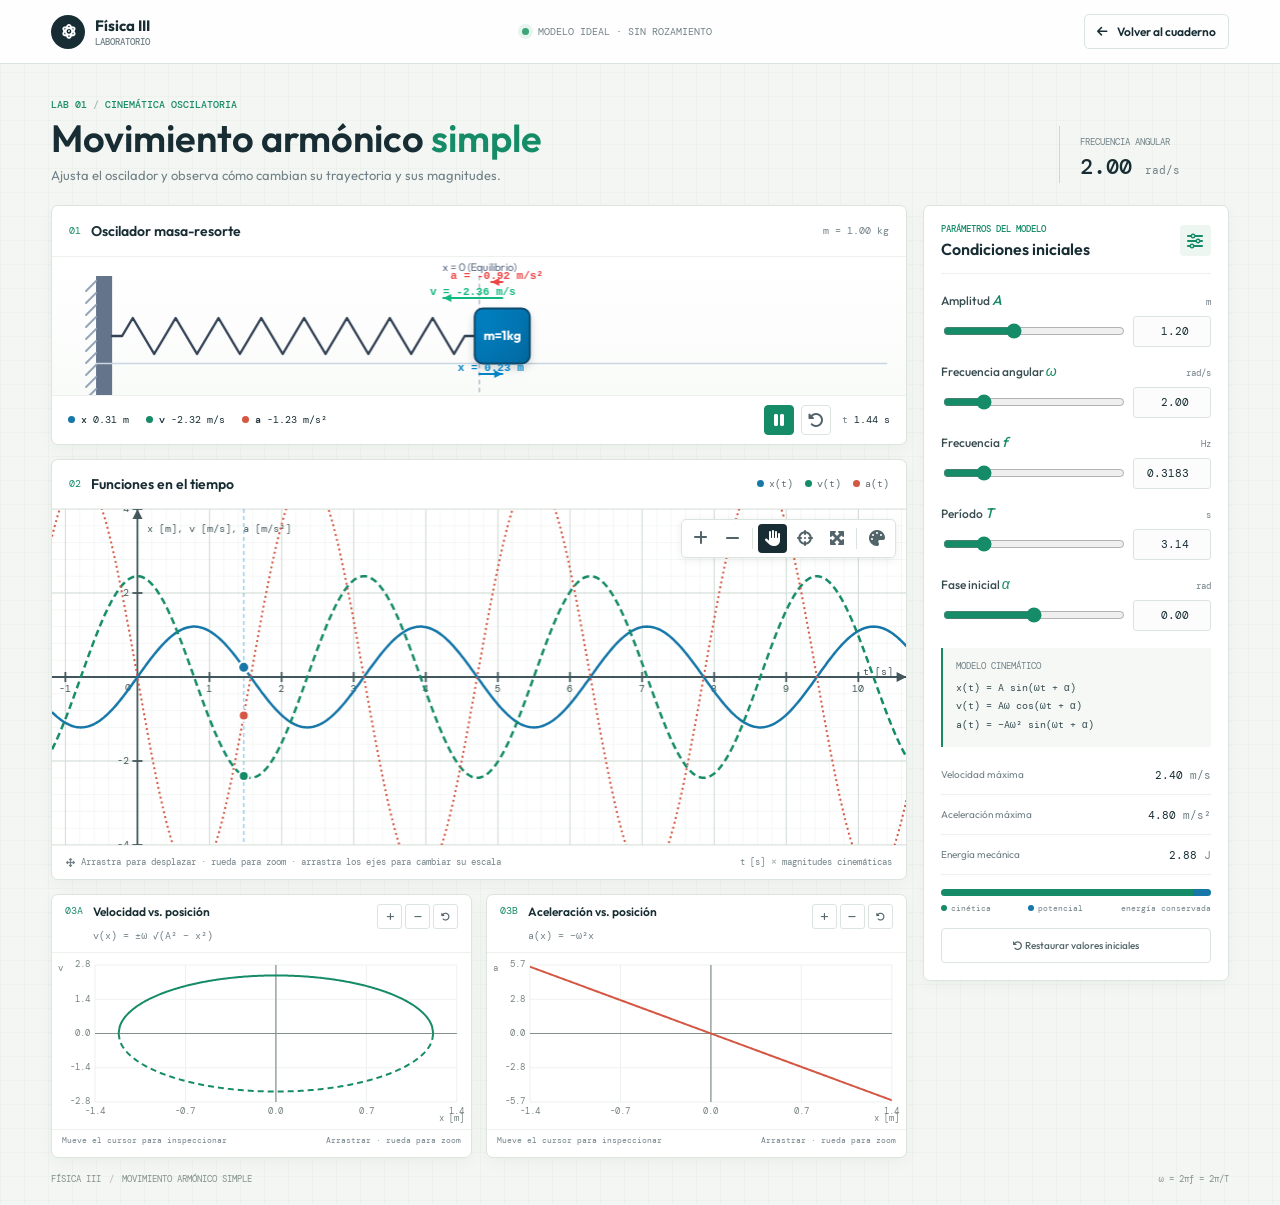
<file: laboratorio.html>
<!DOCTYPE html>
<html lang="es">
<head>
  <meta charset="UTF-8">
  <meta name="viewport" content="width=device-width, initial-scale=1.0">
  <meta name="theme-color" content="#f3f6f2">
  <meta name="description" content="Laboratorio interactivo para explorar el movimiento armónico simple y sus gráficas.">
  <title>Laboratorio M.A.S. | Física III</title>
  <link rel="manifest" href="manifest.json">
  <link rel="preconnect" href="https://fonts.googleapis.com">
  <link rel="preconnect" href="https://fonts.gstatic.com" crossorigin>
  <link href="https://fonts.googleapis.com/css2?family=DM+Mono:wght@400;500&family=Outfit:wght@400;500;600;700;800&display=swap" rel="stylesheet">
  <link rel="stylesheet" href="https://cdnjs.cloudflare.com/ajax/libs/font-awesome/6.5.1/css/all.min.css">
  <link rel="stylesheet" href="css/laboratorio.css">
</head>
<body>
  <header class="lab-nav">
    <a class="lab-brand" href="index.html" aria-label="Volver al cuaderno de Física III">
      <span class="brand-mark"><i class="fas fa-atom"></i></span>
      <span>Física III <small>LABORATORIO</small></span>
    </a>
    <div class="nav-meta"><span class="live-dot"></span> MODELO IDEAL · SIN ROZAMIENTO</div>
    <a class="return-link" href="index.html"><i class="fas fa-arrow-left"></i><span>Volver al cuaderno</span></a>
  </header>

  <main class="lab-layout">
    <section class="lab-heading" aria-labelledby="pageTitle">
      <div>
        <p class="eyebrow">LAB 01 <span>/</span> CINEMÁTICA OSCILATORIA</p>
        <h1 id="pageTitle">Movimiento armónico <em>simple</em></h1>
        <p class="intro">Ajusta el oscilador y observa cómo cambian su trayectoria y sus magnitudes.</p>
      </div>
      <div class="status-readout"><span>FRECUENCIA ANGULAR</span><strong id="readoutOmega">2.00 <small>rad/s</small></strong></div>
    </section>

    <div class="workspace">
      <section class="visual-column" aria-label="Simulación y gráficas">
        <section class="instrument-panel motion-panel">
          <div class="panel-heading">
            <div><span class="section-index">01</span><h2>Oscilador masa-resorte</h2></div>
            <span class="panel-note">m = 1.00 kg</span>
          </div>
          <canvas id="masCanvas" class="spring-canvas" aria-label="Animación del sistema masa-resorte"></canvas>
          <div class="motion-footer">
            <div class="motion-values">
              <span><i class="value-dot dot-x"></i><b>x</b><output id="currentX">0.00 m</output></span>
              <span><i class="value-dot dot-v"></i><b>v</b><output id="currentV">0.00 m/s</output></span>
              <span><i class="value-dot dot-a"></i><b>a</b><output id="currentA">0.00 m/s²</output></span>
            </div>
            <div class="transport-controls">
              <button id="playToggle" class="icon-action primary-action" type="button" aria-label="Pausar simulación" title="Pausar simulación"><i class="fas fa-pause"></i></button>
              <button id="resetTime" class="icon-action" type="button" aria-label="Reiniciar tiempo" title="Reiniciar tiempo"><i class="fas fa-rotate-left"></i></button>
              <span class="time-readout">t <output id="currentTime">0.00 s</output></span>
            </div>
          </div>
        </section>

        <section class="instrument-panel graph-panel">
          <div class="panel-heading graph-heading">
            <div><span class="section-index">02</span><h2>Funciones en el tiempo</h2></div>
            <div class="curve-legend" aria-label="Curvas visibles">
              <span><i class="value-dot dot-x"></i>x(t)</span><span><i class="value-dot dot-v"></i>v(t)</span><span><i class="value-dot dot-a"></i>a(t)</span>
            </div>
          </div>
          <div class="plot-wrap">
            <div class="plot-toolbar" aria-label="Herramientas de gráfica">
              <button id="toolZoomIn" class="plot-tool" type="button" title="Acercar" aria-label="Acercar"><i class="fas fa-plus"></i></button>
              <button id="toolZoomOut" class="plot-tool" type="button" title="Alejar" aria-label="Alejar"><i class="fas fa-minus"></i></button>
              <span class="toolbar-divider"></span>
              <button id="toolPan" class="plot-tool active" type="button" title="Arrastrar plano" aria-label="Arrastrar plano"><i class="fas fa-hand"></i></button>
              <button id="toolInspect" class="plot-tool" type="button" title="Inspeccionar coordenadas" aria-label="Inspeccionar coordenadas"><i class="fas fa-crosshairs"></i></button>
              <button id="toolReset" class="plot-tool" type="button" title="Restablecer vista" aria-label="Restablecer vista"><i class="fas fa-expand-arrows-alt"></i></button>
              <span class="toolbar-divider"></span>
              <button id="toolPalette" class="plot-tool" type="button" title="Estilo de curvas" aria-label="Abrir estilos de curvas"><i class="fas fa-palette"></i></button>
            </div>
            <div id="paletteModal" class="style-popover" aria-label="Estilo de curvas">
              <div class="popover-heading"><strong>Estilo de curvas</strong><button id="closePalette" class="close-popover" type="button" aria-label="Cerrar estilos"><i class="fas fa-xmark"></i></button></div>
              <div class="curve-style-row" data-curve="x"><label><input id="showX" type="checkbox" checked><span class="curve-name">x(t)</span></label><input id="colorX" type="color" value="#1677a8" aria-label="Color de elongación"><input id="widthX" type="range" min="1" max="5" step="0.5" value="2.5" aria-label="Grosor de elongación"><input id="opacityX" type="range" min="0.2" max="1" step="0.1" value="1" aria-label="Opacidad de elongación"><select id="dashX" aria-label="Trazo de elongación"><option value="solid">Sólida</option><option value="dashed">Guiones</option><option value="dotted">Puntos</option></select></div>
              <div class="curve-style-row" data-curve="v"><label><input id="showV" type="checkbox" checked><span class="curve-name">v(t)</span></label><input id="colorV" type="color" value="#168b68" aria-label="Color de velocidad"><input id="widthV" type="range" min="1" max="5" step="0.5" value="2.5" aria-label="Grosor de velocidad"><input id="opacityV" type="range" min="0.2" max="1" step="0.1" value="1" aria-label="Opacidad de velocidad"><select id="dashV" aria-label="Trazo de velocidad"><option value="solid">Sólida</option><option value="dashed" selected>Guiones</option><option value="dotted">Puntos</option></select></div>
              <div class="curve-style-row" data-curve="a"><label><input id="showA" type="checkbox" checked><span class="curve-name">a(t)</span></label><input id="colorA" type="color" value="#d45743" aria-label="Color de aceleración"><input id="widthA" type="range" min="1" max="5" step="0.5" value="2" aria-label="Grosor de aceleración"><input id="opacityA" type="range" min="0.2" max="1" step="0.1" value="1" aria-label="Opacidad de aceleración"><select id="dashA" aria-label="Trazo de aceleración"><option value="solid">Sólida</option><option value="dashed">Guiones</option><option value="dotted" selected>Puntos</option></select></div>
              <h3 class="vector-style-heading">Vectores del oscilador</h3>
              <div class="vector-style-row"><span>x</span><input id="vectorColorX" type="color" value="#0284c7" aria-label="Color del vector de elongación"><input id="vectorWidthX" type="range" min="1" max="5" step="0.5" value="2.2" aria-label="Grosor del vector de elongación"><input id="vectorOpacityX" type="range" min="0.2" max="1" step="0.1" value="1" aria-label="Opacidad del vector de elongación"><select id="vectorDashX" aria-label="Trazo del vector de elongación"><option value="solid">Sólida</option><option value="dashed">Guiones</option><option value="dotted">Puntos</option></select></div>
              <div class="vector-style-row"><span>v</span><input id="vectorColorV" type="color" value="#10b981" aria-label="Color del vector de velocidad"><input id="vectorWidthV" type="range" min="1" max="5" step="0.5" value="2.2" aria-label="Grosor del vector de velocidad"><input id="vectorOpacityV" type="range" min="0.2" max="1" step="0.1" value="1" aria-label="Opacidad del vector de velocidad"><select id="vectorDashV" aria-label="Trazo del vector de velocidad"><option value="solid">Sólida</option><option value="dashed">Guiones</option><option value="dotted">Puntos</option></select></div>
              <div class="vector-style-row"><span>a</span><input id="vectorColorA" type="color" value="#ef4444" aria-label="Color del vector de aceleración"><input id="vectorWidthA" type="range" min="1" max="5" step="0.5" value="2.2" aria-label="Grosor del vector de aceleración"><input id="vectorOpacityA" type="range" min="0.2" max="1" step="0.1" value="1" aria-label="Opacidad del vector de aceleración"><select id="vectorDashA" aria-label="Trazo del vector de aceleración"><option value="solid">Sólida</option><option value="dashed">Guiones</option><option value="dotted">Puntos</option></select></div>
              <p class="popover-hint">Color · grosor · opacidad · trazo</p>
            </div>
            <div id="geoTooltip" class="plot-tooltip"></div>
            <canvas id="geoCanvas" class="plot-canvas" aria-label="Gráfica interactiva de elongación, velocidad y aceleración en función del tiempo"></canvas>
          </div>
          <div class="graph-caption"><span><i class="fas fa-arrows-alt"></i> Arrastra para desplazar · rueda para zoom · arrastra los ejes para cambiar su escala</span><span>t [s] <b>×</b> magnitudes cinemáticas</span></div>
        </section>

        <section class="relations-grid" aria-label="Relaciones entre posición, velocidad y aceleración">
          <article class="relation-panel">
            <div class="relation-title"><span class="section-index">03A</span><div><h2>Velocidad vs. posición</h2><code>v(x) = ±ω √(A² − x²)</code></div>
              <div class="relation-tools" aria-label="Herramientas de velocidad respecto a posición">
                <button id="velocityZoomIn" type="button" title="Acercar" aria-label="Acercar gráfica de velocidad"><i class="fas fa-plus"></i></button>
                <button id="velocityZoomOut" type="button" title="Alejar" aria-label="Alejar gráfica de velocidad"><i class="fas fa-minus"></i></button>
                <button id="velocityReset" type="button" title="Restablecer vista" aria-label="Restablecer gráfica de velocidad"><i class="fas fa-rotate-left"></i></button>
              </div>
            </div>
            <canvas id="velocityPositionCanvas" class="relation-canvas" aria-label="Gráfica interactiva de velocidad según posición; arrastra para desplazar y usa la rueda para acercar"></canvas>
            <div class="relation-footer"><output id="velocityPositionReadout">Mueve el cursor para inspeccionar</output><span>Arrastrar · rueda para zoom</span></div>
          </article>
          <article class="relation-panel">
            <div class="relation-title"><span class="section-index">03B</span><div><h2>Aceleración vs. posición</h2><code>a(x) = −ω²x</code></div>
              <div class="relation-tools" aria-label="Herramientas de aceleración respecto a posición">
                <button id="accelerationZoomIn" type="button" title="Acercar" aria-label="Acercar gráfica de aceleración"><i class="fas fa-plus"></i></button>
                <button id="accelerationZoomOut" type="button" title="Alejar" aria-label="Alejar gráfica de aceleración"><i class="fas fa-minus"></i></button>
                <button id="accelerationReset" type="button" title="Restablecer vista" aria-label="Restablecer gráfica de aceleración"><i class="fas fa-rotate-left"></i></button>
              </div>
            </div>
            <canvas id="accelerationPositionCanvas" class="relation-canvas" aria-label="Gráfica interactiva de aceleración según posición; arrastra para desplazar y usa la rueda para acercar"></canvas>
            <div class="relation-footer"><output id="accelerationPositionReadout">Mueve el cursor para inspeccionar</output><span>Arrastrar · rueda para zoom</span></div>
          </article>
        </section>
      </section>

      <aside class="control-panel" aria-label="Parámetros del oscilador">
        <div class="control-head"><div><p class="eyebrow">PARÁMETROS DEL MODELO</p><h2>Condiciones iniciales</h2></div><span class="tune-mark"><i class="fas fa-sliders"></i></span></div>
        <div class="parameter-list">
          <div class="parameter" data-param="amplitude">
            <div class="parameter-label"><label for="amplitudeNumber">Amplitud <i>A</i></label><span class="unit">m</span></div>
            <div class="parameter-inputs"><input id="amplitudeRange" type="range" min="0.1" max="3" step="0.01" value="1.2" aria-label="Amplitud"><input id="amplitudeNumber" class="number-input" type="number" min="0.1" max="3" step="0.01" value="1.20"></div>
          </div>
          <div class="parameter" data-param="omega">
            <div class="parameter-label"><label for="omegaNumber">Frecuencia angular <i>ω</i></label><span class="unit">rad/s</span></div>
            <div class="parameter-inputs"><input id="omegaRange" type="range" min="0.5" max="8" step="0.01" value="2" aria-label="Frecuencia angular"><input id="omegaNumber" class="number-input" type="number" min="0.5" max="8" step="0.01" value="2.00"></div>
          </div>
          <div class="parameter" data-param="frequency">
            <div class="parameter-label"><label for="frequencyNumber">Frecuencia <i>f</i></label><span class="unit">Hz</span></div>
            <div class="parameter-inputs"><input id="frequencyRange" type="range" min="0.0796" max="1.2732" step="any" value="0.3183" aria-label="Frecuencia"><input id="frequencyNumber" class="number-input" type="number" min="0.0796" max="1.2732" step="0.001" value="0.3183"></div>
          </div>
          <div class="parameter" data-param="period">
            <div class="parameter-label"><label for="periodNumber">Período <i>T</i></label><span class="unit">s</span></div>
            <div class="parameter-inputs"><input id="periodRange" type="range" min="0.7854" max="12.5664" step="any" value="3.1416" aria-label="Período"><input id="periodNumber" class="number-input" type="number" min="0.7854" max="12.5664" step="0.01" value="3.14"></div>
          </div>
          <div class="parameter phase-parameter" data-param="phase">
            <div class="parameter-label"><label for="phaseNumber">Fase inicial <i>α</i></label><span class="unit">rad</span></div>
            <div class="parameter-inputs"><input id="phaseRange" type="range" min="-3.14" max="3.14" step="0.01" value="0" aria-label="Fase inicial"><input id="phaseNumber" class="number-input" type="number" min="-3.14" max="3.14" step="0.01" value="0.00"></div>
          </div>
        </div>

        <div class="equation-block"><span class="equation-label">MODELO CINEMÁTICO</span><p>x(t) = A sin(ωt + α)</p><p>v(t) = Aω cos(ωt + α)</p><p>a(t) = −Aω² sin(ωt + α)</p></div>

        <div class="derived-values">
          <div><span>Velocidad máxima</span><strong id="maxVelocity">2.40 <small>m/s</small></strong></div>
          <div><span>Aceleración máxima</span><strong id="maxAcceleration">4.80 <small>m/s²</small></strong></div>
          <div><span>Energía mecánica</span><strong id="totalEnergy">2.88 <small>J</small></strong></div>
        </div>
        <div class="energy-strip" aria-label="Distribución de energía"><span id="kineticEnergyFill"></span><span id="potentialEnergyFill"></span></div>
        <p class="energy-note"><span><i class="value-dot dot-v"></i> cinética</span><span><i class="value-dot dot-x"></i> potencial</span><span>energía conservada</span></p>
        <button id="resetParameters" class="reset-parameters" type="button"><i class="fas fa-arrow-rotate-left"></i> Restaurar valores iniciales</button>
      </aside>
    </div>
    <footer class="lab-footer"><span>FÍSICA III <i>/</i> MOVIMIENTO ARMÓNICO SIMPLE</span><span>ω = 2πf = 2π/T</span></footer>
  </main>

  <script src="js/geogebra-plane.js"></script>
  <script src="js/mas-simulator.js"></script>
  <script src="js/laboratorio.js"></script>
</body>
</html>
</file>
<file: css/laboratorio.css>
:root {
  color-scheme: light;
  --ink: #172d33;
  --muted: #718187;
  --line: #dce4df;
  --paper: #f3f6f2;
  --surface: #ffffff;
  --green: #168b68;
  --blue: #1677a8;
  --coral: #d45743;
  --font-display: 'Outfit', sans-serif;
  --font-mono: 'DM Mono', monospace;
}

*, *::before, *::after { box-sizing: border-box; }
html { min-height: 100%; background: var(--paper); }
body {
  min-height: 100vh;
  margin: 0;
  color: var(--ink);
  background-color: var(--paper);
  background-image: linear-gradient(rgba(40, 80, 65, 0.025) 1px, transparent 1px), linear-gradient(90deg, rgba(40, 80, 65, 0.025) 1px, transparent 1px);
  background-size: 24px 24px;
  font-family: var(--font-display);
  -webkit-font-smoothing: antialiased;
}

button, input, select { font: inherit; }
button, a, input, select { -webkit-tap-highlight-color: transparent; }
.lab-nav { height: 64px; padding: 0 clamp(18px, 4vw, 64px); display: flex; align-items: center; justify-content: space-between; gap: 20px; background: rgba(255,255,255,.91); border-bottom: 1px solid var(--line); }
.lab-brand { display: flex; align-items: center; gap: 10px; color: var(--ink); text-decoration: none; font-size: 15px; font-weight: 700; }
.brand-mark { width: 34px; aspect-ratio: 1; display: grid; place-items: center; color: #fff; background: var(--ink); border-radius: 50%; font-size: 15px; }
.lab-brand small { display: block; margin-top: 1px; color: var(--muted); font: 500 9px var(--font-mono); letter-spacing: 0; }
.nav-meta { display: flex; align-items: center; gap: 9px; color: var(--muted); font: 10px var(--font-mono); letter-spacing: 0; }
.live-dot { width: 7px; height: 7px; background: #3aa579; border-radius: 50%; box-shadow: 0 0 0 4px rgba(58,165,121,.12); }
.return-link { display: inline-flex; align-items: center; gap: 9px; padding: 9px 12px; color: var(--ink); border: 1px solid var(--line); border-radius: 5px; text-decoration: none; font-size: 12px; font-weight: 600; transition: background .18s, border-color .18s; }
.return-link:hover { background: #f1f6f2; border-color: #a9beb4; }
.lab-layout { width: min(1440px, 100%); margin: 0 auto; padding: 34px clamp(18px, 4vw, 64px) 20px; }
.lab-heading { display: flex; justify-content: space-between; align-items: end; gap: 24px; margin-bottom: 22px; animation: enter .45s ease-out both; }
.eyebrow { margin: 0 0 8px; color: var(--green); font: 500 10px var(--font-mono); letter-spacing: 0; }
.eyebrow span { color: #a8b6b0; }
h1, h2, p { margin-top: 0; }
.lab-heading h1 { margin: 0; font-size: clamp(27px, 3vw, 38px); line-height: 1.05; font-weight: 600; }
.lab-heading h1 em { color: var(--green); font-style: normal; }
.intro { margin: 8px 0 0; color: var(--muted); font-size: 13px; }
.status-readout { min-width: 170px; padding: 10px 0 2px 20px; border-left: 1px solid #cbd7d0; }
.status-readout > span, .equation-label { display: block; color: var(--muted); font: 9px var(--font-mono); letter-spacing: 0; }
.status-readout strong { display: block; margin-top: 4px; font: 500 22px var(--font-mono); }
.status-readout small, .derived-values small { color: var(--muted); font-size: 11px; font-weight: 400; }
.workspace { display: grid; grid-template-columns: minmax(0, 1fr) 306px; align-items: start; gap: 16px; }
.visual-column { min-width: 0; display: grid; gap: 14px; }
.instrument-panel, .control-panel, .relation-panel { background: var(--surface); border: 1px solid var(--line); border-radius: 7px; box-shadow: 0 5px 16px rgba(27, 55, 43, .035); }
.instrument-panel { overflow: hidden; }
.panel-heading { min-height: 51px; padding: 0 17px; display: flex; align-items: center; justify-content: space-between; gap: 14px; border-bottom: 1px solid #edf1ee; }
.panel-heading > div:first-child, .relation-title { display: flex; align-items: center; gap: 10px; }
.section-index { color: var(--green); font: 10px var(--font-mono); white-space: nowrap; }
.panel-heading h2, .relation-title h2 { margin: 0; font-size: 14px; font-weight: 600; }
.panel-note { color: var(--muted); font: 10px var(--font-mono); }
.spring-canvas { display: block; width: 100%; height: 138px; background: linear-gradient(180deg, #fff 0%, #f9fbf9 100%); }
.motion-footer { min-height: 49px; padding: 8px 16px; display: flex; align-items: center; justify-content: space-between; gap: 16px; border-top: 1px solid #edf1ee; }
.motion-values, .transport-controls { display: flex; align-items: center; gap: 17px; }
.motion-values > span { display: flex; align-items: center; gap: 6px; color: var(--muted); font: 10px var(--font-mono); white-space: nowrap; }
.motion-values b { color: var(--ink); font-weight: 500; }
.motion-values output { color: var(--ink); }
.value-dot { width: 7px; height: 7px; flex: 0 0 auto; display: inline-block; border-radius: 50%; }
.dot-x { background: var(--blue); }.dot-v { background: var(--green); }.dot-a { background: var(--coral); }
.transport-controls { gap: 7px; }
.icon-action, .plot-tool, .close-popover { width: 30px; height: 30px; display: inline-grid; place-items: center; color: #52646a; background: #fff; border: 1px solid var(--line); border-radius: 4px; cursor: pointer; }
.icon-action:hover, .plot-tool:hover, .close-popover:hover { color: var(--green); border-color: #92b6a5; }
.primary-action { color: #fff; background: var(--green); border-color: var(--green); }
.primary-action:hover { color: #fff; background: #117553; }
.time-readout { margin-left: 4px; color: var(--muted); font: 10px var(--font-mono); white-space: nowrap; }
.time-readout output { color: var(--ink); }
.graph-heading { min-height: 49px; }
.curve-legend { display: flex; gap: 12px; color: #607177; font: 10px var(--font-mono); }
.curve-legend span { display: flex; align-items: center; gap: 5px; }
.plot-wrap { position: relative; height: 336px; }
.plot-canvas { width: 100%; height: 100%; display: block; touch-action: none; }
.plot-toolbar { position: absolute; z-index: 4; top: 10px; right: 10px; display: flex; gap: 3px; padding: 4px; background: rgba(255,255,255,.95); border: 1px solid var(--line); border-radius: 5px; box-shadow: 0 2px 8px rgba(20,45,34,.08); }
.plot-tool { width: 29px; height: 29px; border-color: transparent; }
.plot-tool.active { color: #fff; background: var(--ink); }
.toolbar-divider { width: 1px; margin: 4px 2px; background: var(--line); }
.graph-caption { min-height: 34px; padding: 8px 14px; display: flex; justify-content: space-between; gap: 12px; color: var(--muted); border-top: 1px solid #edf1ee; font: 9px var(--font-mono); }
.graph-caption span { display: flex; align-items: center; gap: 6px; }
.graph-caption b { color: #b6c1bc; }
.plot-tooltip { position: absolute; z-index: 3; display: none; pointer-events: none; padding: 8px 10px; color: white; background: rgba(23,45,51,.94); border-radius: 4px; font: 10px/1.7 var(--font-mono); transform: translate(-50%, -115%); }
.style-popover { position: absolute; z-index: 6; top: 52px; right: 10px; width: min(380px, calc(100% - 20px)); max-height: min(78vh, 490px); overflow-y: auto; display: none; padding: 12px; background: #fff; border: 1px solid var(--line); border-radius: 6px; box-shadow: 0 12px 30px rgba(24,47,38,.16); }
.style-popover.open { display: block; animation: enter .15s ease-out both; }
.popover-heading { display: flex; justify-content: space-between; align-items: center; margin-bottom: 8px; font-size: 12px; }
.close-popover { width: 25px; height: 25px; }
.curve-style-row { display: grid; grid-template-columns: 58px 28px minmax(40px,1fr) minmax(40px,1fr) 72px; align-items: center; gap: 7px; min-height: 36px; border-top: 1px solid #edf1ee; }
.curve-style-row label { display: flex; align-items: center; gap: 5px; color: var(--ink); font: 10px var(--font-mono); }
.curve-style-row input[type="color"] { width: 25px; height: 23px; padding: 2px; border: 1px solid var(--line); border-radius: 3px; background: #fff; }
.curve-style-row input[type="range"] { width: 100%; accent-color: var(--green); }
.curve-style-row select { min-width: 0; padding: 4px 2px; color: #52646a; background: white; border: 1px solid var(--line); border-radius: 3px; font-size: 9px; }
.vector-style-heading { margin: 11px 0 3px; padding-top: 9px; color: #52646a; border-top: 1px solid #edf1ee; font-size: 10px; font-weight: 600; }
.vector-style-row { display: grid; grid-template-columns: 58px 28px minmax(40px,1fr) minmax(40px,1fr) 72px; align-items: center; gap: 7px; min-height: 36px; border-top: 1px solid #edf1ee; }
.vector-style-row > span { color: var(--ink); font: 10px var(--font-mono); }
.vector-style-row input[type="color"] { width: 25px; height: 23px; padding: 2px; border: 1px solid var(--line); border-radius: 3px; background: #fff; }
.vector-style-row input[type="range"] { width: 100%; accent-color: var(--green); }
.vector-style-row select { min-width: 0; padding: 4px 2px; color: #52646a; background: white; border: 1px solid var(--line); border-radius: 3px; font-size: 9px; }
.popover-hint { margin: 6px 0 0; color: var(--muted); font: 9px var(--font-mono); }
.relations-grid { display: grid; grid-template-columns: repeat(2, minmax(0,1fr)); gap: 14px; }
.relation-panel { min-width: 0; overflow: hidden; }
.relation-title { min-height: 58px; padding: 9px 13px; align-items: flex-start; border-bottom: 1px solid #edf1ee; }
.relation-title h2 { margin: 0 0 4px; font-size: 12px; }
.relation-title code { color: var(--muted); font: 10px var(--font-mono); }
.relation-tools { display: flex; gap: 3px; margin-left: auto; }
.relation-tools button { width: 25px; height: 25px; display: grid; place-items: center; flex: 0 0 auto; color: #52646a; background: #fff; border: 1px solid var(--line); border-radius: 3px; cursor: pointer; font-size: 9px; }
.relation-tools button:hover { color: var(--green); border-color: #92b6a5; }
.relation-canvas { display: block; width: 100%; height: 176px; cursor: grab; touch-action: none; }
.relation-canvas:active { cursor: grabbing; }
.relation-footer { min-height: 28px; padding: 5px 10px; display: flex; justify-content: space-between; gap: 8px; color: var(--muted); border-top: 1px solid #edf1ee; font: 8px var(--font-mono); }
.relation-footer output { overflow: hidden; text-overflow: ellipsis; white-space: nowrap; }
.relation-footer span { flex: 0 0 auto; }
.control-panel { padding: 17px; position: sticky; top: 16px; animation: enter .5s .08s ease-out both; }
.control-head { display: flex; justify-content: space-between; align-items: center; padding-bottom: 14px; border-bottom: 1px solid #edf1ee; }
.control-head .eyebrow { margin-bottom: 4px; font-size: 9px; }
.control-head h2 { margin: 0; font-size: 16px; font-weight: 600; }
.tune-mark { width: 31px; height: 31px; display: grid; place-items: center; color: var(--green); background: #edf6f1; border-radius: 4px; }
.parameter-list { display: grid; gap: 15px; padding: 17px 0; }
.parameter-label { display: flex; justify-content: space-between; align-items: baseline; margin-bottom: 7px; }
.parameter-label label { color: #394c51; font-size: 12px; font-weight: 500; }
.parameter-label label i { color: var(--green); font-size: 14px; }
.unit { color: var(--muted); font: 9px var(--font-mono); }
.parameter-inputs { display: grid; grid-template-columns: minmax(0, 1fr) 78px; gap: 10px; align-items: center; }
.parameter-inputs input[type="range"] { width: 100%; accent-color: var(--green); }
.number-input { width: 78px; height: 31px; padding: 4px 6px; text-align: right; color: var(--ink); background: #fbfcfb; border: 1px solid var(--line); border-radius: 3px; font: 11px var(--font-mono); }
.number-input:focus { outline: 2px solid rgba(22,139,104,.22); border-color: var(--green); }
.equation-block { padding: 12px 13px; background: #f5f8f5; border-left: 2px solid var(--green); }
.equation-block .equation-label { margin-bottom: 8px; }
.equation-block p { margin: 3px 0; color: #344b50; font: 10px/1.55 var(--font-mono); white-space: nowrap; }
.derived-values { display: grid; gap: 0; margin-top: 8px; }
.derived-values > div { min-height: 40px; display: flex; align-items: center; justify-content: space-between; gap: 8px; border-bottom: 1px solid #edf1ee; }
.derived-values span { color: var(--muted); font-size: 10px; }
.derived-values strong { font: 11px var(--font-mono); white-space: nowrap; }
.energy-strip { height: 7px; display: flex; margin-top: 14px; overflow: hidden; background: #edf1ee; border-radius: 8px; }
.energy-strip span { height: 100%; transition: width .12s linear; }
#kineticEnergyFill { width: 0; background: var(--green); }
#potentialEnergyFill { width: 100%; background: var(--blue); }
.energy-note { display: flex; justify-content: space-between; gap: 8px; margin: 7px 0 0; color: var(--muted); font: 8px var(--font-mono); }
.energy-note span { display: flex; align-items: center; gap: 4px; white-space: nowrap; }
.energy-note .value-dot { width: 6px; height: 6px; }
.reset-parameters { width: 100%; min-height: 35px; margin-top: 15px; color: #53666a; background: white; border: 1px solid var(--line); border-radius: 4px; cursor: pointer; font-size: 10px; font-weight: 500; }
.reset-parameters:hover { color: var(--green); background: #f7faf8; border-color: #a9c1b4; }
.lab-footer { display: flex; justify-content: space-between; gap: 12px; padding-top: 15px; color: #84928e; font: 9px var(--font-mono); }
.lab-footer i { padding: 0 3px; color: #b2bdb8; font-style: normal; }
@keyframes enter { from { opacity: 0; transform: translateY(7px); } to { opacity: 1; transform: translateY(0); } }

@media (max-width: 1040px) {
  .workspace { grid-template-columns: minmax(0, 1fr) 278px; gap: 12px; }
  .control-panel { padding: 14px; }
  .motion-values, .transport-controls { gap: 10px; }
}
@media (max-width: 780px) {
  .lab-layout { padding-top: 25px; }
  .workspace { grid-template-columns: 1fr; }
  .control-panel { position: static; grid-row: 1; }
  .parameter-list { grid-template-columns: repeat(2, minmax(0,1fr)); column-gap: 18px; }
  .phase-parameter { grid-column: 1 / -1; }
  .control-head { padding-bottom: 10px; }
  .derived-values { grid-template-columns: repeat(3, minmax(0,1fr)); gap: 8px; }
  .derived-values > div { display: block; padding: 7px 0; }
  .derived-values span, .derived-values strong { display: block; }
  .derived-values strong { margin-top: 4px; }
}
@media (max-width: 560px) {
  .lab-nav { height: 58px; padding-inline: 14px; }
  .nav-meta { display: none; }
  .return-link { padding: 8px 9px; font-size: 0; }
  .return-link i { font-size: 13px; }
  .lab-layout { padding: 22px 12px 14px; }
  .lab-heading { align-items: flex-start; margin-bottom: 16px; }
  .lab-heading h1 { max-width: 270px; font-size: 29px; }
  .intro { max-width: 270px; font-size: 12px; }
  .status-readout { min-width: auto; padding-left: 10px; }
  .status-readout > span { max-width: 90px; font-size: 8px; line-height: 1.35; }
  .status-readout strong { font-size: 16px; }
  .panel-heading { min-height: 46px; padding-inline: 11px; }
  .panel-heading h2 { font-size: 12px; }
  .spring-canvas { height: 112px; }
  .motion-footer { align-items: flex-start; padding: 9px 10px; }
  .motion-values { display: grid; grid-template-columns: repeat(3, auto); gap: 6px 9px; }
  .motion-values > span { gap: 4px; font-size: 9px; }
  .transport-controls { gap: 4px; }
  .icon-action { width: 27px; height: 27px; }
  .time-readout { font-size: 9px; }
  .curve-legend { gap: 7px; font-size: 8px; }
  .curve-legend .value-dot { width: 6px; height: 6px; }
  .plot-wrap { height: 285px; }
  .plot-toolbar { top: 6px; right: 6px; gap: 0; padding: 2px; }
  .plot-tool { width: 25px; height: 27px; font-size: 10px; }
  .graph-caption { align-items: flex-start; flex-direction: column; gap: 4px; font-size: 8px; }
  .relations-grid { grid-template-columns: 1fr; gap: 10px; }
  .relation-canvas { height: 158px; }
  .relation-title { padding-inline: 10px; gap: 7px; }
  .relation-title code { font-size: 9px; }
  .relation-tools { gap: 2px; }
  .relation-tools button { width: 23px; height: 24px; }
  .relation-footer { font-size: 7px; }
  .parameter-list { gap: 12px 10px; padding: 13px 0; }
  .parameter-label label { font-size: 11px; }
  .parameter-inputs { grid-template-columns: minmax(0,1fr) 69px; gap: 6px; }
  .number-input { width: 69px; }
  .control-panel { padding: 13px; }
  .equation-block p { font-size: 9px; }
  .energy-note { font-size: 7px; }
  .lab-footer { font-size: 8px; }
}
@media (prefers-reduced-motion: reduce) {
  *, *::before, *::after { scroll-behavior: auto !important; animation-duration: .01ms !important; transition-duration: .01ms !important; }
}
</file>
